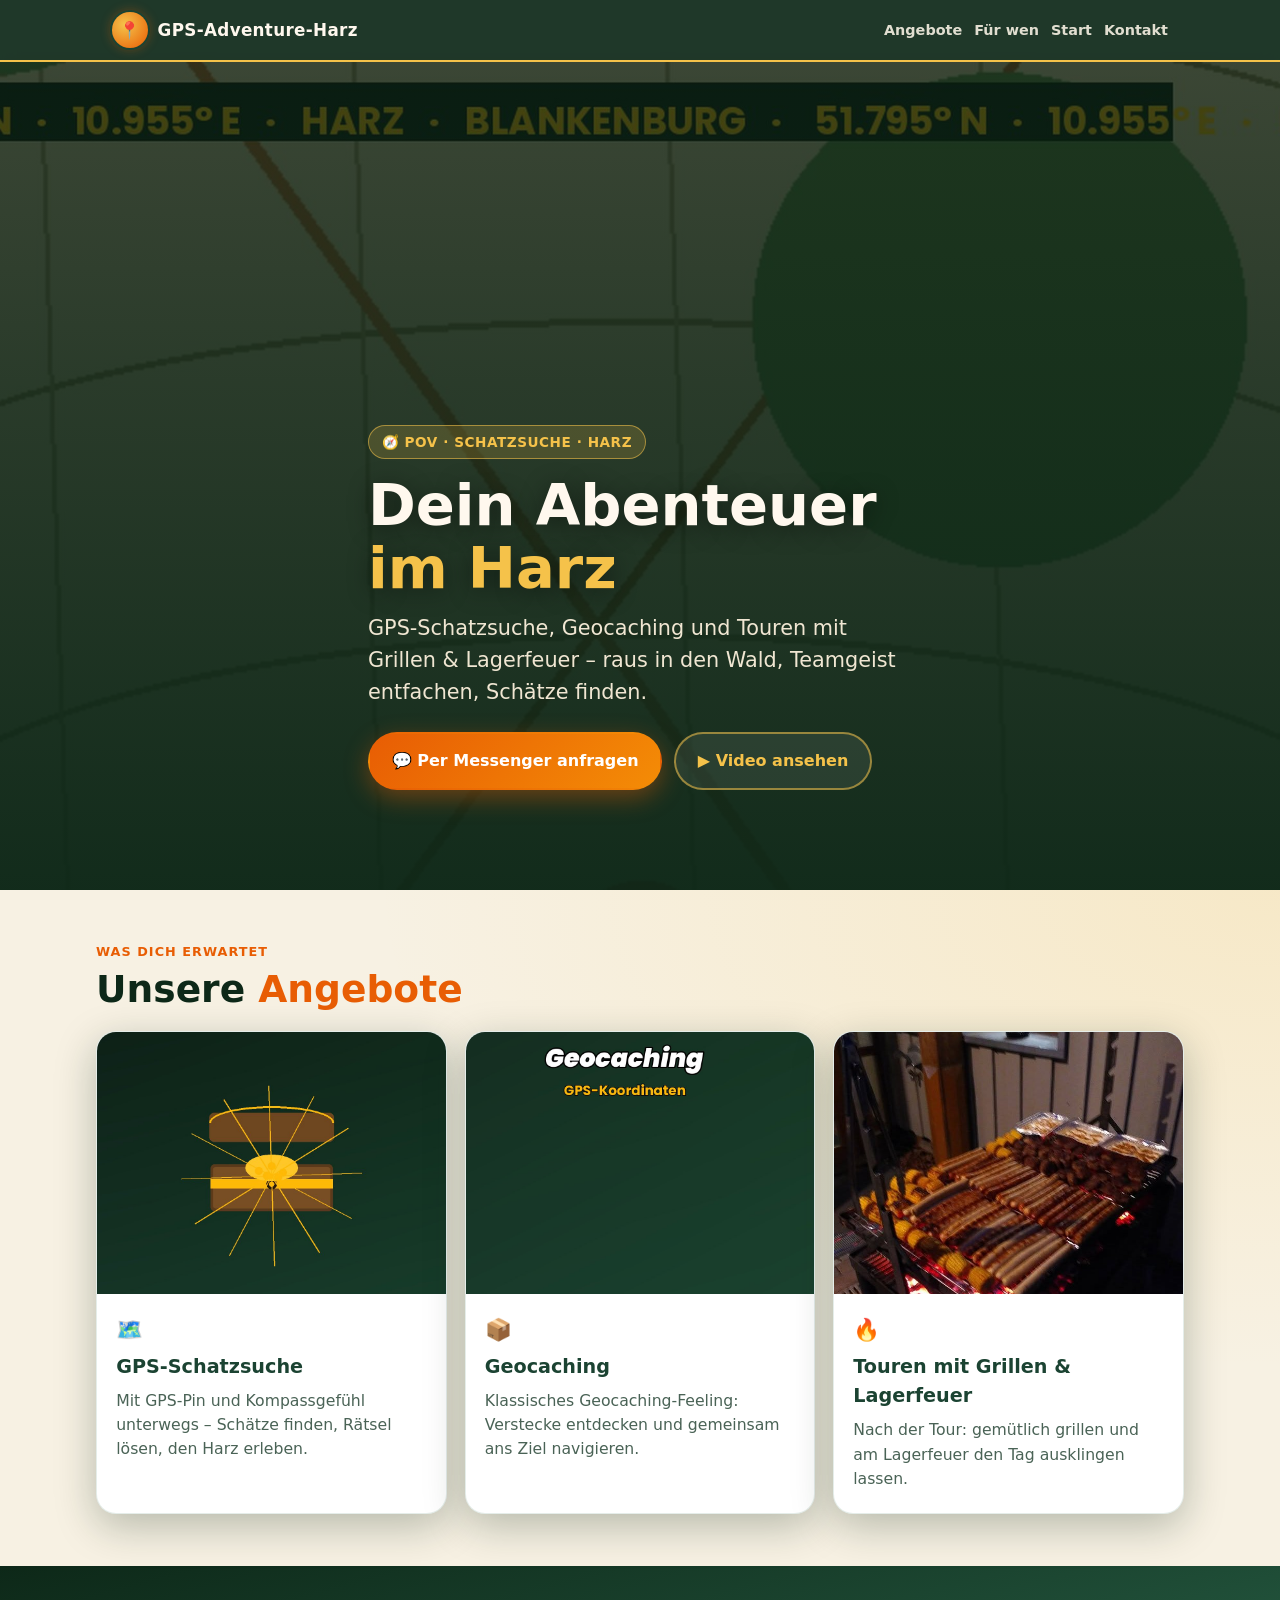
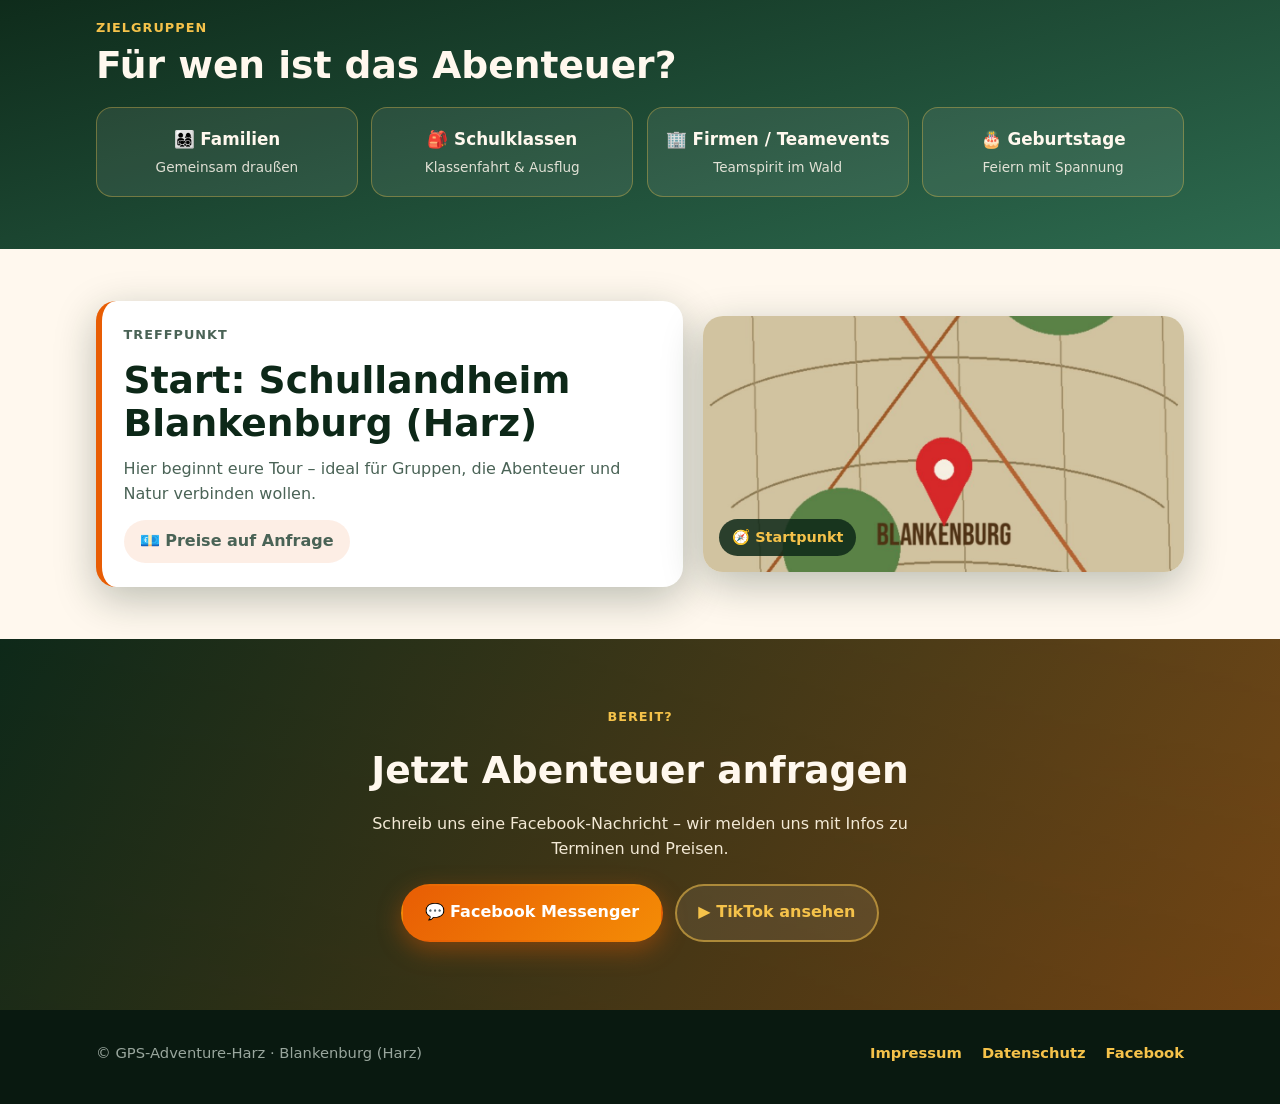
<file: index.html>
<!DOCTYPE html>
<html lang="de">
<head>
  <meta charset="utf-8">
  <meta name="viewport" content="width=device-width, initial-scale=1">
  <title>GPS-Adventure-Harz – Dein Abenteuer im Harz</title>
  <meta name="description" content="GPS-Schatzsuche, Geocaching und Touren mit Grillen &amp; Lagerfeuer im Harz. Für Familien, Schulklassen, Firmen und Geburtstage. Start: Schullandheim Blankenburg (Harz). Preise auf Anfrage.">
  <meta name="theme-color" content="#1b4332">
  <meta name="robots" content="index,follow">
  <link rel="canonical" href="https://gps-adventure-harz.de/">
  <link rel="icon" href="favicon.ico" sizes="any">
  <link rel="icon" type="image/png" href="favicon.png">
  <link rel="apple-touch-icon" href="apple-touch-icon.png">
  <meta property="og:type" content="website">
  <meta property="og:locale" content="de_DE">
  <meta property="og:site_name" content="GPS-Adventure-Harz">
  <meta property="og:title" content="GPS-Adventure-Harz – Dein Abenteuer im Harz">
  <meta property="og:description" content="GPS-Schatzsuche, Geocaching und Touren mit Grillen &amp; Lagerfeuer. Start: Schullandheim Blankenburg (Harz).">
  <meta property="og:url" content="https://gps-adventure-harz.de/">
  <meta property="og:image" content="https://gps-adventure-harz.de/assets/og.jpg">
  <meta property="og:image:width" content="1200">
  <meta property="og:image:height" content="630">
  <meta name="twitter:card" content="summary_large_image">
  <meta name="twitter:title" content="GPS-Adventure-Harz – Dein Abenteuer im Harz">
  <meta name="twitter:description" content="GPS-Schatzsuche, Geocaching und Touren mit Grillen &amp; Lagerfeuer im Harz.">
  <meta name="twitter:image" content="https://gps-adventure-harz.de/assets/og.jpg">
  <link rel="stylesheet" href="styles.css">
</head>
<body>
  <a class="skip" href="#inhalt">Zum Inhalt springen</a>
  <header class="site-header">
    <nav class="nav" aria-label="Hauptnavigation">
      <a class="brand" href="#top">
        <span class="brand-mark" aria-hidden="true">📍</span>
        <span>GPS-Adventure-Harz</span>
      </a>
      <button class="nav-toggle" type="button" aria-expanded="false" aria-controls="nav-links" id="navToggle" aria-label="Menü öffnen">
        <span></span><span></span><span></span>
      </button>
      <ul class="nav-links" id="nav-links">
        <li><a href="#angebote">Angebote</a></li>
        <li><a href="#fuer-wen">Für wen</a></li>
        <li><a href="#start">Start</a></li>
        <li><a href="#kontakt">Kontakt</a></li>
      </ul>
    </nav>
  </header>

  <main id="inhalt">
    <section class="hero" id="top" aria-label="Hero">
      <div class="hero-bg" role="img" aria-label="Abenteuer im Harz – POV Schatzsuche"></div>
      <div class="hero-content">
        <p class="badge">🧭 POV · Schatzsuche · Harz</p>
        <h1>Dein Abenteuer<br><em>im Harz</em></h1>
        <p class="hero-lead">
          GPS-Schatzsuche, Geocaching und Touren mit Grillen &amp; Lagerfeuer –
          raus in den Wald, Teamgeist entfachen, Schätze finden.
        </p>
        <div class="cta-row">
          <a class="btn btn-primary" href="https://www.facebook.com/profile.php?id=100064371354760" rel="noopener noreferrer" target="_blank">💬 Per Messenger anfragen</a>
          <a class="btn btn-ghost" href="https://vm.tiktok.com/ZGdX8avAa/" rel="noopener noreferrer" target="_blank">▶ Video ansehen</a>
        </div>
      </div>
    </section>

    <section class="offers" id="angebote">
      <div class="section-inner">
        <p class="section-kicker">Was dich erwartet</p>
        <h2 class="section-title">Unsere <span class="pin">Angebote</span></h2>
        <div class="cards">
          <article class="card">
            <img class="card-img" src="assets/chest.jpg" alt="GPS-Schatzsuche im Harz" width="720" height="540" loading="lazy">
            <div class="card-body">
              <span class="card-icon" aria-hidden="true">🗺️</span>
              <h3>GPS-Schatzsuche</h3>
              <p>Mit GPS-Pin und Kompassgefühl unterwegs – Schätze finden, Rätsel lösen, den Harz erleben.</p>
            </div>
          </article>
          <article class="card">
            <img class="card-img" src="assets/geocaching.jpg" alt="Geocaching im Harz" width="720" height="540" loading="lazy">
            <div class="card-body">
              <span class="card-icon" aria-hidden="true">📦</span>
              <h3>Geocaching</h3>
              <p>Klassisches Geocaching-Feeling: Verstecke entdecken und gemeinsam ans Ziel navigieren.</p>
            </div>
          </article>
          <article class="card">
            <img class="card-img" src="assets/grill.jpg" alt="Grillen und Lagerfeuer nach der Tour" width="720" height="540" loading="lazy">
            <div class="card-body">
              <span class="card-icon" aria-hidden="true">🔥</span>
              <h3>Touren mit Grillen &amp; Lagerfeuer</h3>
              <p>Nach der Tour: gemütlich grillen und am Lagerfeuer den Tag ausklingen lassen.</p>
            </div>
          </article>
        </div>
      </div>
    </section>

    <section class="audiences" id="fuer-wen">
      <div class="section-inner">
        <p class="section-kicker">Zielgruppen</p>
        <h2 class="section-title">Für wen ist das Abenteuer?</h2>
        <div class="pill-grid">
          <div class="pill">👨‍👩‍👧‍👦 Familien<small>Gemeinsam draußen</small></div>
          <div class="pill">🎒 Schulklassen<small>Klassenfahrt &amp; Ausflug</small></div>
          <div class="pill">🏢 Firmen / Teamevents<small>Teamspirit im Wald</small></div>
          <div class="pill">🎂 Geburtstage<small>Feiern mit Spannung</small></div>
        </div>
      </div>
    </section>

    <section class="start-block" id="start">
      <div class="section-inner start-panel">
        <div class="start-copy">
          <p class="section-kicker">Treffpunkt</p>
          <h2 class="section-title" style="margin-bottom:.75rem">Start: Schullandheim Blankenburg (Harz)</h2>
          <p>Hier beginnt eure Tour – ideal für Gruppen, die Abenteuer und Natur verbinden wollen.</p>
          <p class="price-tag">💶 Preise auf Anfrage</p>
        </div>
        <div class="start-visual" role="img" aria-label="Kartenmotiv – Startpunkt Schullandheim Blankenburg"></div>
      </div>
    </section>

    <section class="cta" id="kontakt">
      <div class="cta-bg" aria-hidden="true"></div>
      <div class="section-inner">
        <p class="section-kicker" style="color:var(--gold)">Bereit?</p>
        <h2 class="section-title">Jetzt Abenteuer anfragen</h2>
        <p>Schreib uns eine Facebook-Nachricht – wir melden uns mit Infos zu Terminen und Preisen.</p>
        <div class="cta-row">
          <a class="btn btn-primary" href="https://www.facebook.com/profile.php?id=100064371354760" rel="noopener noreferrer" target="_blank">💬 Facebook Messenger</a>
          <a class="btn btn-ghost" href="https://vm.tiktok.com/ZGdX8avAa/" rel="noopener noreferrer" target="_blank">▶ TikTok ansehen</a>
        </div>
      </div>
    </section>
  </main>

  <footer class="site-footer">
    <div class="footer-inner">
      <p class="legal-note">© GPS-Adventure-Harz · Blankenburg (Harz)</p>
      <div class="footer-links">
        <a href="Impressum.html">Impressum</a>
        <a href="Datenschutz.html">Datenschutz</a>
        <a href="https://www.facebook.com/profile.php?id=100064371354760" rel="noopener noreferrer" target="_blank">Facebook</a>
      </div>
    </div>
  </footer>

<script>
(function(){
  var btn=document.getElementById('navToggle');
  var nav=document.getElementById('nav-links');
  if(!btn||!nav) return;
  btn.addEventListener('click',function(){
    var open=nav.classList.toggle('is-open');
    btn.setAttribute('aria-expanded', open ? 'true' : 'false');
    btn.setAttribute('aria-label', open ? 'Menü schließen' : 'Menü öffnen');
  });
})();
</script>
</body>
</html>
</file>
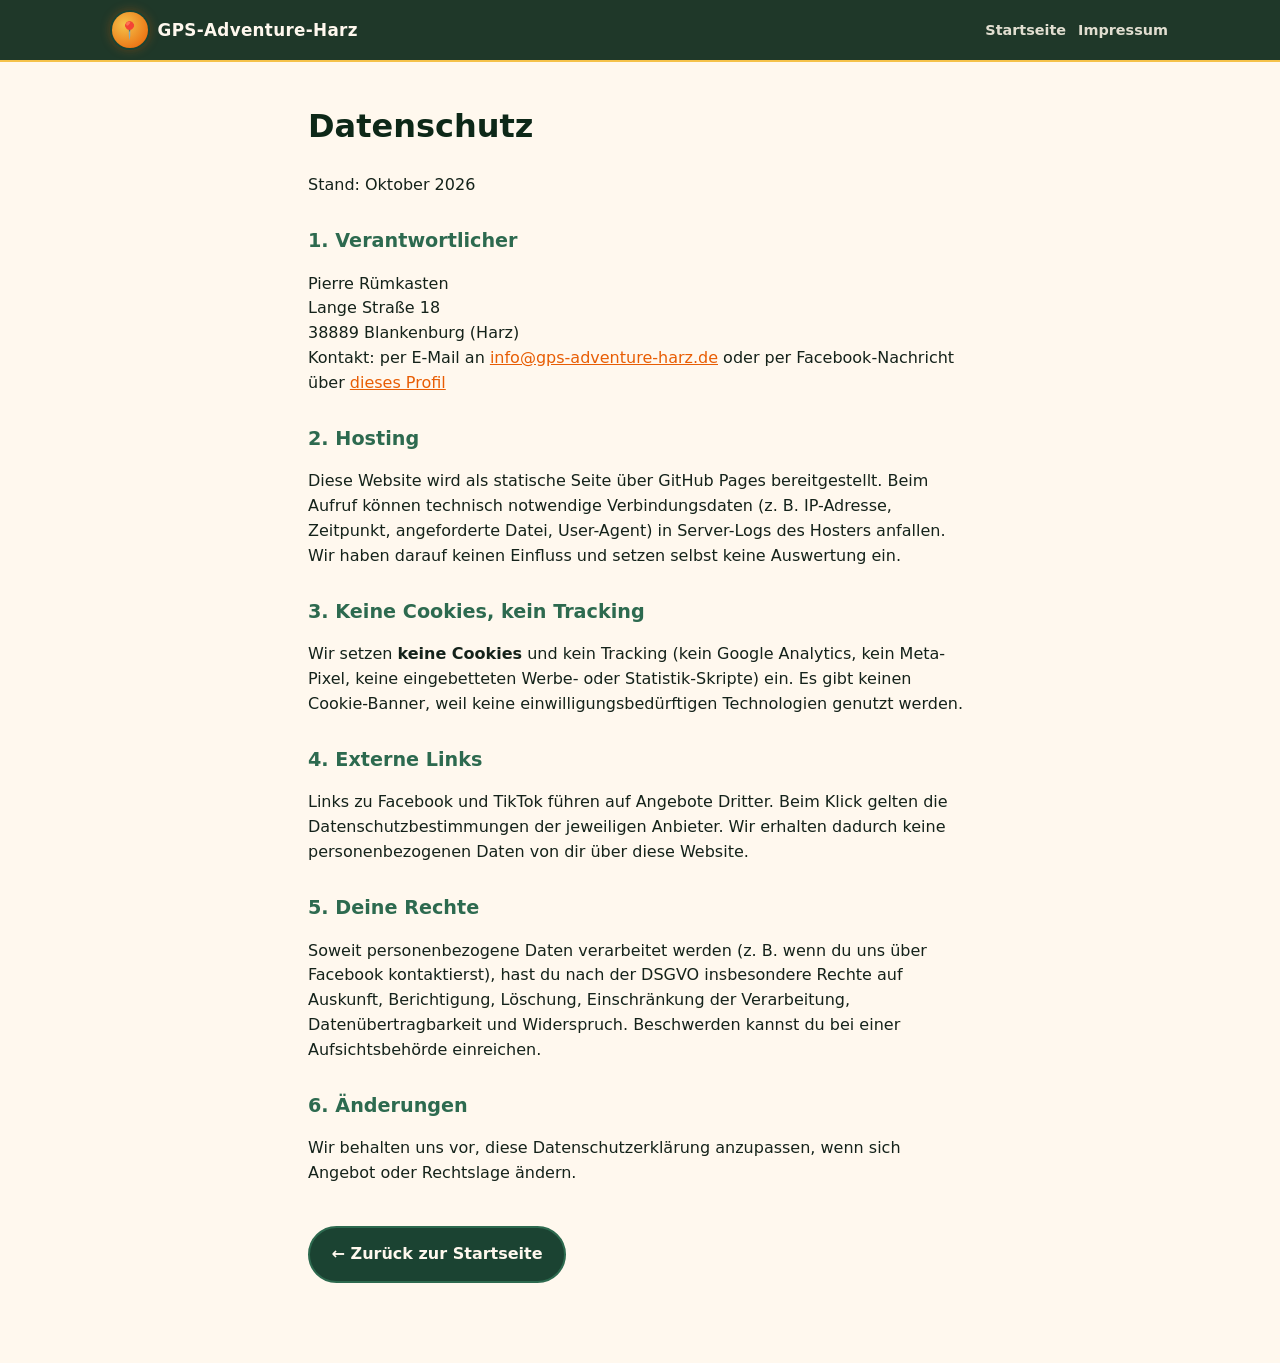
<file: Datenschutz.html>
<!DOCTYPE html>
<html lang="de">
<head>
  <meta charset="utf-8">
  <meta name="viewport" content="width=device-width, initial-scale=1">
  <title>Datenschutz – GPS-Adventure-Harz</title>
  <meta name="description" content="Datenschutzerklärung von GPS-Adventure-Harz. Keine Cookies, kein Tracking.">
  <meta name="robots" content="noindex,follow">
  <meta name="theme-color" content="#1b4332">
  <link rel="canonical" href="https://gps-adventure-harz.de/Datenschutz.html">
  <link rel="icon" href="favicon.ico" sizes="any">
  <link rel="icon" type="image/png" href="favicon.png">
  <link rel="stylesheet" href="styles.css">
</head>
<body>
  <header class="site-header">
    <nav class="nav" aria-label="Hauptnavigation">
      <a class="brand" href="index.html">
        <span class="brand-mark" aria-hidden="true">📍</span>
        <span>GPS-Adventure-Harz</span>
      </a>
      <button class="nav-toggle" type="button" aria-expanded="false" aria-controls="nav-links" id="navToggle" aria-label="Menü öffnen">
        <span></span><span></span><span></span>
      </button>
      <ul class="nav-links" id="nav-links">
        <li><a href="index.html">Startseite</a></li>
        <li><a href="Impressum.html">Impressum</a></li>
      </ul>
    </nav>
  </header>
  <main class="legal-page">
    <h1>Datenschutz</h1>
    <p>Stand: Oktober 2026</p>

    <h2>1. Verantwortlicher</h2>
    <p>
      Pierre Rümkasten<br>
      Lange Straße 18<br>
      38889 Blankenburg (Harz)<br>
      Kontakt: per E-Mail an <a href="mailto:info@gps-adventure-harz.de">info@gps-adventure-harz.de</a> oder per Facebook-Nachricht über
      <a href="https://www.facebook.com/profile.php?id=100064371354760" rel="noopener noreferrer" target="_blank">dieses Profil</a>
    </p>

    <h2>2. Hosting</h2>
    <p>Diese Website wird als statische Seite über GitHub Pages bereitgestellt. Beim Aufruf können technisch notwendige Verbindungsdaten (z.&nbsp;B. IP-Adresse, Zeitpunkt, angeforderte Datei, User-Agent) in Server-Logs des Hosters anfallen. Wir haben darauf keinen Einfluss und setzen selbst keine Auswertung ein.</p>

    <h2>3. Keine Cookies, kein Tracking</h2>
    <p>Wir setzen <strong>keine Cookies</strong> und kein Tracking (kein Google Analytics, kein Meta-Pixel, keine eingebetteten Werbe- oder Statistik-Skripte) ein. Es gibt keinen Cookie-Banner, weil keine einwilligungsbedürftigen Technologien genutzt werden.</p>

    <h2>4. Externe Links</h2>
    <p>Links zu Facebook und TikTok führen auf Angebote Dritter. Beim Klick gelten die Datenschutzbestimmungen der jeweiligen Anbieter. Wir erhalten dadurch keine personenbezogenen Daten von dir über diese Website.</p>

    <h2>5. Deine Rechte</h2>
    <p>Soweit personenbezogene Daten verarbeitet werden (z.&nbsp;B. wenn du uns über Facebook kontaktierst), hast du nach der DSGVO insbesondere Rechte auf Auskunft, Berichtigung, Löschung, Einschränkung der Verarbeitung, Datenübertragbarkeit und Widerspruch. Beschwerden kannst du bei einer Aufsichtsbehörde einreichen.</p>

    <h2>6. Änderungen</h2>
    <p>Wir behalten uns vor, diese Datenschutzerklärung anzupassen, wenn sich Angebot oder Rechtslage ändern.</p>

    <p><a class="btn btn-dark" href="index.html" style="margin-top:1.5rem">← Zurück zur Startseite</a></p>
  </main>

<script>
(function(){
  var btn=document.getElementById('navToggle');
  var nav=document.getElementById('nav-links');
  if(!btn||!nav) return;
  btn.addEventListener('click',function(){
    var open=nav.classList.toggle('is-open');
    btn.setAttribute('aria-expanded', open ? 'true' : 'false');
    btn.setAttribute('aria-label', open ? 'Menü schließen' : 'Menü öffnen');
  });
})();
</script>
</body>
</html>
</file>
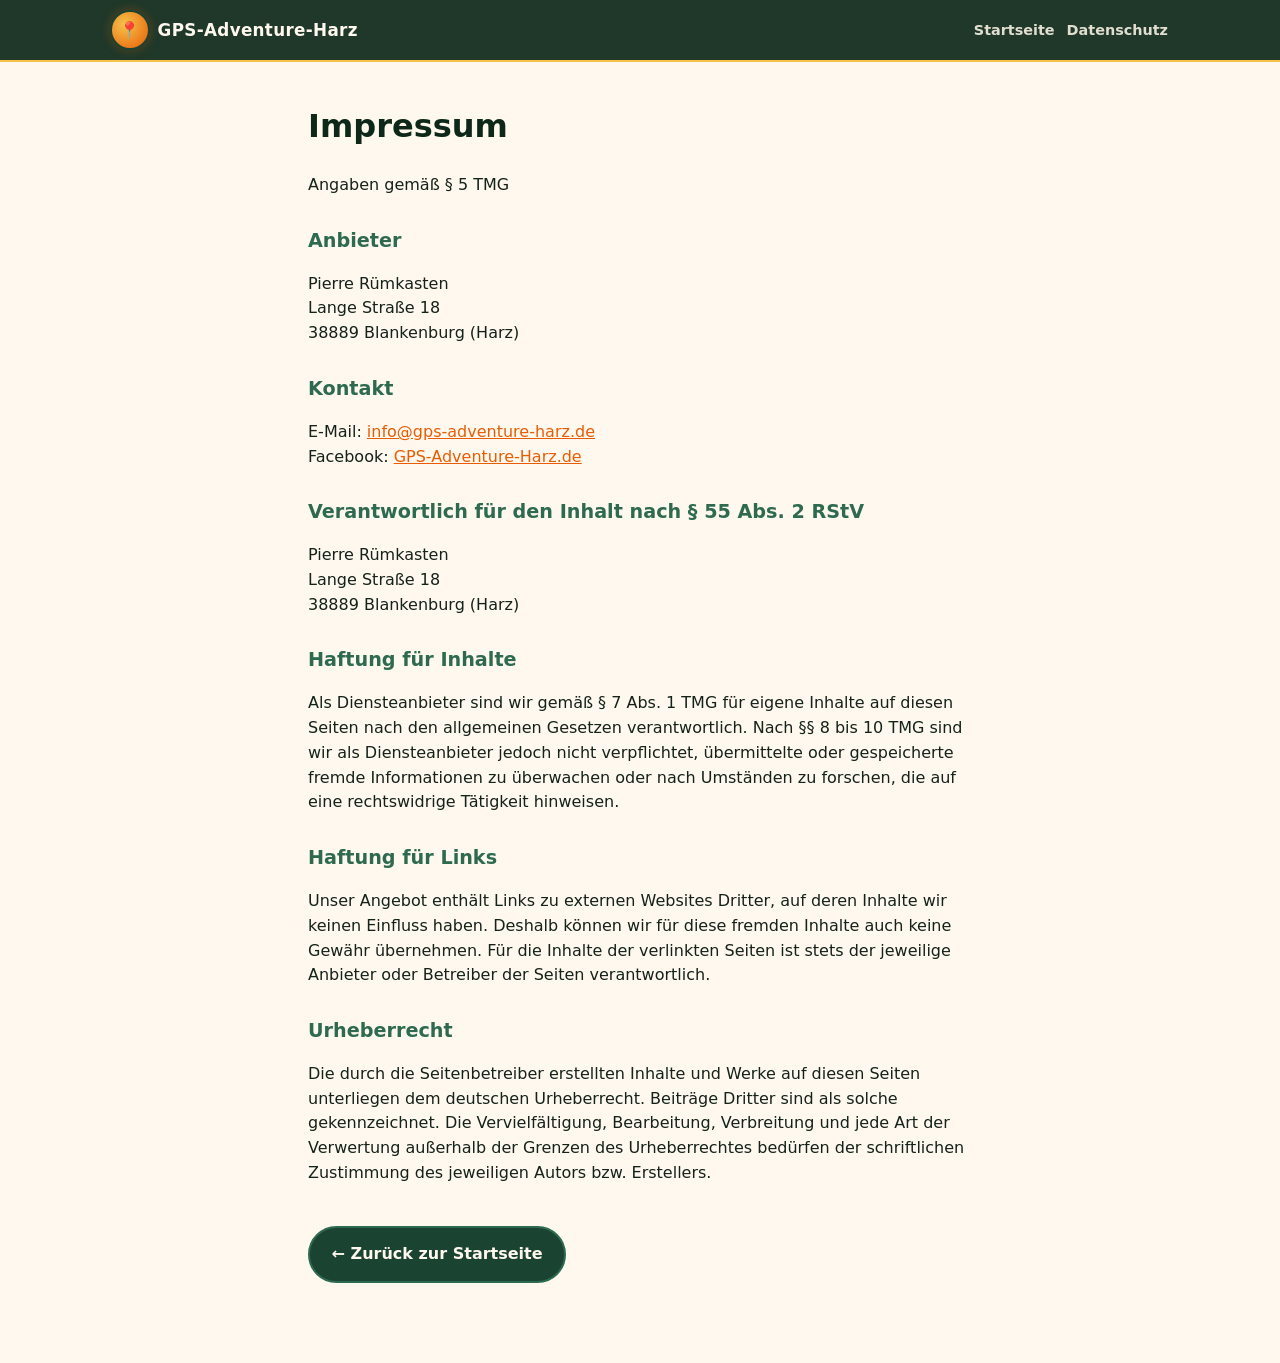
<file: Impressum.html>
<!DOCTYPE html>
<html lang="de">
<head>
  <meta charset="utf-8">
  <meta name="viewport" content="width=device-width, initial-scale=1">
  <title>Impressum – GPS-Adventure-Harz</title>
  <meta name="description" content="Impressum von GPS-Adventure-Harz, Pierre Rümkasten, Blankenburg (Harz).">
  <meta name="robots" content="noindex,follow">
  <meta name="theme-color" content="#1b4332">
  <link rel="canonical" href="https://gps-adventure-harz.de/Impressum.html">
  <link rel="icon" href="favicon.ico" sizes="any">
  <link rel="icon" type="image/png" href="favicon.png">
  <link rel="stylesheet" href="styles.css">
</head>
<body>
  <header class="site-header">
    <nav class="nav" aria-label="Hauptnavigation">
      <a class="brand" href="index.html">
        <span class="brand-mark" aria-hidden="true">📍</span>
        <span>GPS-Adventure-Harz</span>
      </a>
      <button class="nav-toggle" type="button" aria-expanded="false" aria-controls="nav-links" id="navToggle" aria-label="Menü öffnen">
        <span></span><span></span><span></span>
      </button>
      <ul class="nav-links" id="nav-links">
        <li><a href="index.html">Startseite</a></li>
        <li><a href="Datenschutz.html">Datenschutz</a></li>
      </ul>
    </nav>
  </header>
  <main class="legal-page">
    <h1>Impressum</h1>
    <p>Angaben gemäß § 5 TMG</p>
    <h2>Anbieter</h2>
    <p>
      Pierre Rümkasten<br>
      Lange Straße 18<br>
      38889 Blankenburg (Harz)
    </p>
    <h2>Kontakt</h2>
    <p>
      E-Mail: <a href="mailto:info@gps-adventure-harz.de">info@gps-adventure-harz.de</a><br>
      Facebook: <a href="https://www.facebook.com/profile.php?id=100064371354760" rel="noopener noreferrer" target="_blank">GPS-Adventure-Harz.de</a>
    </p>
    <h2>Verantwortlich für den Inhalt nach § 55 Abs. 2 RStV</h2>
    <p>
      Pierre Rümkasten<br>
      Lange Straße 18<br>
      38889 Blankenburg (Harz)
    </p>
    <h2>Haftung für Inhalte</h2>
    <p>Als Diensteanbieter sind wir gemäß § 7 Abs. 1 TMG für eigene Inhalte auf diesen Seiten nach den allgemeinen Gesetzen verantwortlich. Nach §§ 8 bis 10 TMG sind wir als Diensteanbieter jedoch nicht verpflichtet, übermittelte oder gespeicherte fremde Informationen zu überwachen oder nach Umständen zu forschen, die auf eine rechtswidrige Tätigkeit hinweisen.</p>
    <h2>Haftung für Links</h2>
    <p>Unser Angebot enthält Links zu externen Websites Dritter, auf deren Inhalte wir keinen Einfluss haben. Deshalb können wir für diese fremden Inhalte auch keine Gewähr übernehmen. Für die Inhalte der verlinkten Seiten ist stets der jeweilige Anbieter oder Betreiber der Seiten verantwortlich.</p>
    <h2>Urheberrecht</h2>
    <p>Die durch die Seitenbetreiber erstellten Inhalte und Werke auf diesen Seiten unterliegen dem deutschen Urheberrecht. Beiträge Dritter sind als solche gekennzeichnet. Die Vervielfältigung, Bearbeitung, Verbreitung und jede Art der Verwertung außerhalb der Grenzen des Urheberrechtes bedürfen der schriftlichen Zustimmung des jeweiligen Autors bzw. Erstellers.</p>
    <p><a class="btn btn-dark" href="index.html" style="margin-top:1.5rem">← Zurück zur Startseite</a></p>
  </main>

<script>
(function(){
  var btn=document.getElementById('navToggle');
  var nav=document.getElementById('nav-links');
  if(!btn||!nav) return;
  btn.addEventListener('click',function(){
    var open=nav.classList.toggle('is-open');
    btn.setAttribute('aria-expanded', open ? 'true' : 'false');
    btn.setAttribute('aria-label', open ? 'Menü schließen' : 'Menü öffnen');
  });
})();
</script>
</body>
</html>
</file>
<file: styles.css>
:root {
  --forest: #1b4332;
  --forest-deep: #0d2818;
  --moss: #2d6a4f;
  --leaf: #40916c;
  --campfire: #e85d04;
  --ember: #f48c06;
  --gold: #f5c24a;
  --parchment: #f7f1e3;
  --cream: #fff8ee;
  --ink: #14221a;
  --muted: #4a6356;
  --shadow: 0 12px 40px rgba(13, 40, 24, 0.28);
  --radius: 1.25rem;
  --max: 68rem;
  --font: "Segoe UI", system-ui, -apple-system, Roboto, "Helvetica Neue", Arial, sans-serif;
}

*, *::before, *::after { box-sizing: border-box; }
html { scroll-behavior: smooth; }
body {
  margin: 0;
  font-family: var(--font);
  color: var(--ink);
  background: var(--cream);
  line-height: 1.55;
  -webkit-font-smoothing: antialiased;
}
img { max-width: 100%; height: auto; display: block; }
a { color: var(--campfire); }
a:hover { color: var(--ember); }

.skip {
  position: absolute; left: -999px; top: auto;
}
.skip:focus {
  left: 1rem; top: 1rem; z-index: 100;
  background: var(--gold); color: var(--ink); padding: .5rem 1rem; border-radius: .5rem;
}

.site-header {
  position: sticky; top: 0; z-index: 50;
  background: rgba(13, 40, 24, 0.92);
  backdrop-filter: blur(10px);
  color: var(--cream);
  border-bottom: 2px solid var(--gold);
}
.nav {
  max-width: var(--max);
  margin: 0 auto;
  padding: .75rem 1rem;
  display: flex; align-items: center; justify-content: space-between; gap: 1rem;
}
.brand {
  display: flex; align-items: center; gap: .6rem;
  text-decoration: none; color: var(--cream); font-weight: 800; letter-spacing: .02em;
}
.brand-mark {
  width: 2.25rem; height: 2.25rem; border-radius: 50%;
  background: radial-gradient(circle at 35% 35%, var(--gold), var(--campfire));
  display: grid; place-items: center;
  box-shadow: 0 0 0 2px var(--forest), 0 0 12px rgba(232,93,4,.45);
  font-size: 1.1rem;
}
.brand span { font-size: clamp(.95rem, 2.8vw, 1.05rem); }
.nav-links {
  display: flex; flex-wrap: wrap; gap: .35rem .75rem;
  list-style: none; margin: 0; padding: 0;
}
.nav-links a {
  color: var(--parchment); text-decoration: none; font-size: .9rem; font-weight: 600;
  opacity: .9;
}
.nav-links a:hover { color: var(--gold); opacity: 1; }

.nav-toggle {
  display: none;
  width: 48px; height: 48px; min-width: 48px; min-height: 48px;
  padding: 0; border: 2px solid var(--gold); border-radius: 10px;
  background: rgba(0,0,0,.25); color: var(--cream); cursor: pointer;
  align-items: center; justify-content: center; flex-direction: column; gap: 5px;
}
.nav-toggle span {
  display: block; width: 22px; height: 2px; background: var(--cream);
}
.nav-toggle:focus-visible { outline: 2px solid var(--gold); outline-offset: 2px; }

@media (max-width: 760px) {
  .nav { flex-wrap: wrap; }
  .nav-toggle { display: inline-flex; }
  .nav-links {
    display: none;
    width: 100%;
    flex-direction: column;
    gap: 0;
    padding: .25rem 0 .5rem;
    border-top: 1px solid rgba(245,194,74,.35);
  }
  .nav-links.is-open { display: flex; }
  .nav-links a {
    display: flex; align-items: center;
    min-height: 44px; padding: .75rem .35rem;
    font-size: 1rem;
  }
  .brand { max-width: calc(100% - 64px); }
  .hero-content { padding: 3.25rem 1rem 2.25rem; }
  .hero-lead { font-size: 1.05rem; }
  .btn {
    min-height: 44px; padding: .85rem 1.15rem; font-size: 1rem;
  }
  .footer-links a {
    display: inline-flex; align-items: center; min-height: 44px;
  }
  .section-kicker { font-size: .85rem; }
  .card-body p, .start-copy p, .cta p, .legal-page p, .legal-page li {
    font-size: 1rem;
  }
}

.hero {
  position: relative;
  min-height: min(92vh, 52rem);
  display: grid; align-items: end;
  color: var(--cream);
  overflow: hidden;
  background: var(--forest-deep);
}
.hero-bg {
  position: absolute; inset: 0;
  background:
    linear-gradient(180deg, rgba(13,40,24,.55) 0%, rgba(13,40,24,.72) 40%, rgba(13,40,24,.95) 100%),
    url("assets/hero-bg.jpg") center / cover no-repeat;
}
.hero-content {
  position: relative; z-index: 1;
  max-width: var(--max);
  margin: 0 auto;
  padding: 4.5rem 1.25rem 3rem;
}
.badge {
  display: inline-flex; align-items: center; gap: .4rem;
  background: rgba(245,194,74,.18);
  border: 1px solid rgba(245,194,74,.55);
  color: var(--gold);
  padding: .35rem .8rem;
  border-radius: 999px;
  font-weight: 700; font-size: .85rem;
  letter-spacing: .04em; text-transform: uppercase;
  margin-bottom: 1rem;
}
.hero h1 {
  margin: 0 0 .75rem;
  font-size: clamp(2.2rem, 8vw, 3.6rem);
  line-height: 1.08;
  text-shadow: 0 4px 24px rgba(0,0,0,.45);
}
.hero h1 em {
  font-style: normal;
  color: var(--gold);
}
.hero-lead {
  max-width: 34rem;
  font-size: clamp(1.05rem, 3.4vw, 1.3rem);
  margin: 0 0 1.5rem;
  color: #f0e6d2;
}
.cta-row { display: flex; flex-wrap: wrap; gap: .75rem; }

.btn {
  display: inline-flex; align-items: center; justify-content: center; gap: .45rem;
  padding: .9rem 1.35rem;
  border-radius: 999px;
  font-weight: 800;
  text-decoration: none;
  border: 2px solid transparent;
  transition: transform .15s ease, box-shadow .15s ease, background .15s ease;
}
.btn:hover { transform: translateY(-2px); }
.btn-primary {
  background: linear-gradient(135deg, var(--campfire), var(--ember));
  color: #fff !important;
  box-shadow: 0 8px 24px rgba(232,93,4,.4);
}
.btn-primary:hover { box-shadow: 0 12px 28px rgba(232,93,4,.5); color: #fff !important; }
.btn-ghost {
  background: rgba(255,255,255,.08);
  border-color: rgba(245,194,74,.55);
  color: var(--gold) !important;
}
.btn-ghost:hover { background: rgba(245,194,74,.15); color: var(--gold) !important; }
.btn-dark {
  background: var(--forest);
  color: var(--cream) !important;
  border-color: var(--moss);
}
.btn-dark:hover { background: var(--moss); color: #fff !important; }

section {
  padding: 3.25rem 1.25rem;
}
.section-inner { max-width: var(--max); margin: 0 auto; }
.section-kicker {
  color: var(--campfire); font-weight: 800; letter-spacing: .08em;
  text-transform: uppercase; font-size: .8rem; margin: 0 0 .4rem;
}
.section-title {
  margin: 0 0 1.25rem;
  font-size: clamp(1.7rem, 5vw, 2.35rem);
  color: var(--forest-deep);
  line-height: 1.15;
}
.section-title .pin { color: var(--campfire); }

.offers {
  background:
    radial-gradient(ellipse at top right, rgba(245,194,74,.18), transparent 50%),
    var(--parchment);
}
.cards {
  display: grid;
  gap: 1.1rem;
  grid-template-columns: 1fr;
}
@media (min-width: 720px) {
  .cards { grid-template-columns: repeat(3, 1fr); }
}
.card {
  background: #fff;
  border-radius: var(--radius);
  overflow: hidden;
  box-shadow: var(--shadow);
  border: 1px solid rgba(45,106,79,.12);
  display: flex; flex-direction: column;
}
.card-img {
  aspect-ratio: 4/3;
  object-fit: cover;
  width: 100%;
}
.card-body { padding: 1.15rem 1.2rem 1.35rem; flex: 1; }
.card h3 {
  margin: 0 0 .45rem;
  font-size: 1.2rem;
  color: var(--forest);
}
.card p { margin: 0; color: var(--muted); font-size: .98rem; }
.card-icon {
  display: inline-block;
  font-size: 1.35rem;
  margin-bottom: .35rem;
}

.audiences {
  background: linear-gradient(165deg, var(--forest-deep), var(--moss));
  color: var(--cream);
}
.audiences .section-kicker { color: var(--gold); }
.audiences .section-title { color: var(--cream); }
.pill-grid {
  display: grid;
  gap: .85rem;
  grid-template-columns: 1fr 1fr;
}
@media (min-width: 800px) {
  .pill-grid { grid-template-columns: repeat(4, 1fr); }
}
.pill {
  background: rgba(255,255,255,.08);
  border: 1px solid rgba(245,194,74,.35);
  border-radius: 1rem;
  padding: 1.1rem 1rem;
  text-align: center;
  font-weight: 700;
  font-size: 1.05rem;
}
.pill small {
  display: block;
  margin-top: .35rem;
  font-weight: 500;
  opacity: .85;
  font-size: .85rem;
}

.start-block {
  background: var(--cream);
}
.start-panel {
  display: grid;
  gap: 1.25rem;
  align-items: center;
}
@media (min-width: 800px) {
  .start-panel { grid-template-columns: 1.1fr .9fr; }
}
.start-copy {
  background: #fff;
  border-radius: var(--radius);
  padding: 1.5rem 1.35rem;
  box-shadow: var(--shadow);
  border-left: 6px solid var(--campfire);
}
.start-copy p { margin: 0 0 .85rem; color: var(--muted); }
.start-copy p:last-child { margin-bottom: 0; }
.price-tag {
  display: inline-flex;
  align-items: center;
  gap: .5rem;
  background: rgba(232,93,4,.1);
  color: var(--campfire);
  font-weight: 800;
  padding: .55rem 1rem;
  border-radius: 999px;
  margin-top: .5rem;
}
.start-visual {
  border-radius: var(--radius);
  overflow: hidden;
  box-shadow: var(--shadow);
  min-height: 16rem;
  background: url("assets/map.jpg") center / cover no-repeat;
  position: relative;
}
.start-visual::after {
  content: "🧭 Startpunkt";
  position: absolute; left: 1rem; bottom: 1rem;
  background: rgba(13,40,24,.85);
  color: var(--gold);
  padding: .45rem .8rem;
  border-radius: 999px;
  font-weight: 700;
  font-size: .9rem;
}

.cta {
  position: relative;
  overflow: hidden;
  color: var(--cream);
  background: var(--forest-deep);
}
.cta-bg {
  position: absolute; inset: 0;
  background:
    linear-gradient(120deg, rgba(13,40,24,.88), rgba(232,93,4,.45)),
    url("assets/cta-frame.jpg") center / cover no-repeat;
}
.cta .section-inner { position: relative; z-index: 1; text-align: center; padding: 1rem 0; }
.cta .section-title { color: var(--cream); }
.cta p { max-width: 36rem; margin: 0 auto 1.4rem; color: #f3e9d5; }
.cta .cta-row { justify-content: center; }

.site-footer {
  background: #091910;
  color: #c9d5cc;
  padding: 2rem 1.25rem 2.5rem;
  font-size: .92rem;
}
.footer-inner {
  max-width: var(--max);
  margin: 0 auto;
  display: flex; flex-wrap: wrap; gap: 1rem;
  justify-content: space-between; align-items: center;
}
.footer-links { display: flex; flex-wrap: wrap; gap: .85rem 1.25rem; }
.footer-links a { color: var(--gold); text-decoration: none; font-weight: 600; }
.footer-links a:hover { text-decoration: underline; }
.legal-note { opacity: .75; margin: 0; }

.legal-page {
  max-width: 44rem;
  margin: 0 auto;
  padding: 2.5rem 1.25rem 4rem;
}
.legal-page h1 { color: var(--forest-deep); margin-top: 0; }
.legal-page h2 { color: var(--moss); margin-top: 1.75rem; font-size: 1.2rem; }
.todo-hint {
  /* visible only in source comments — never shown */
  display: none;
}
</file>
